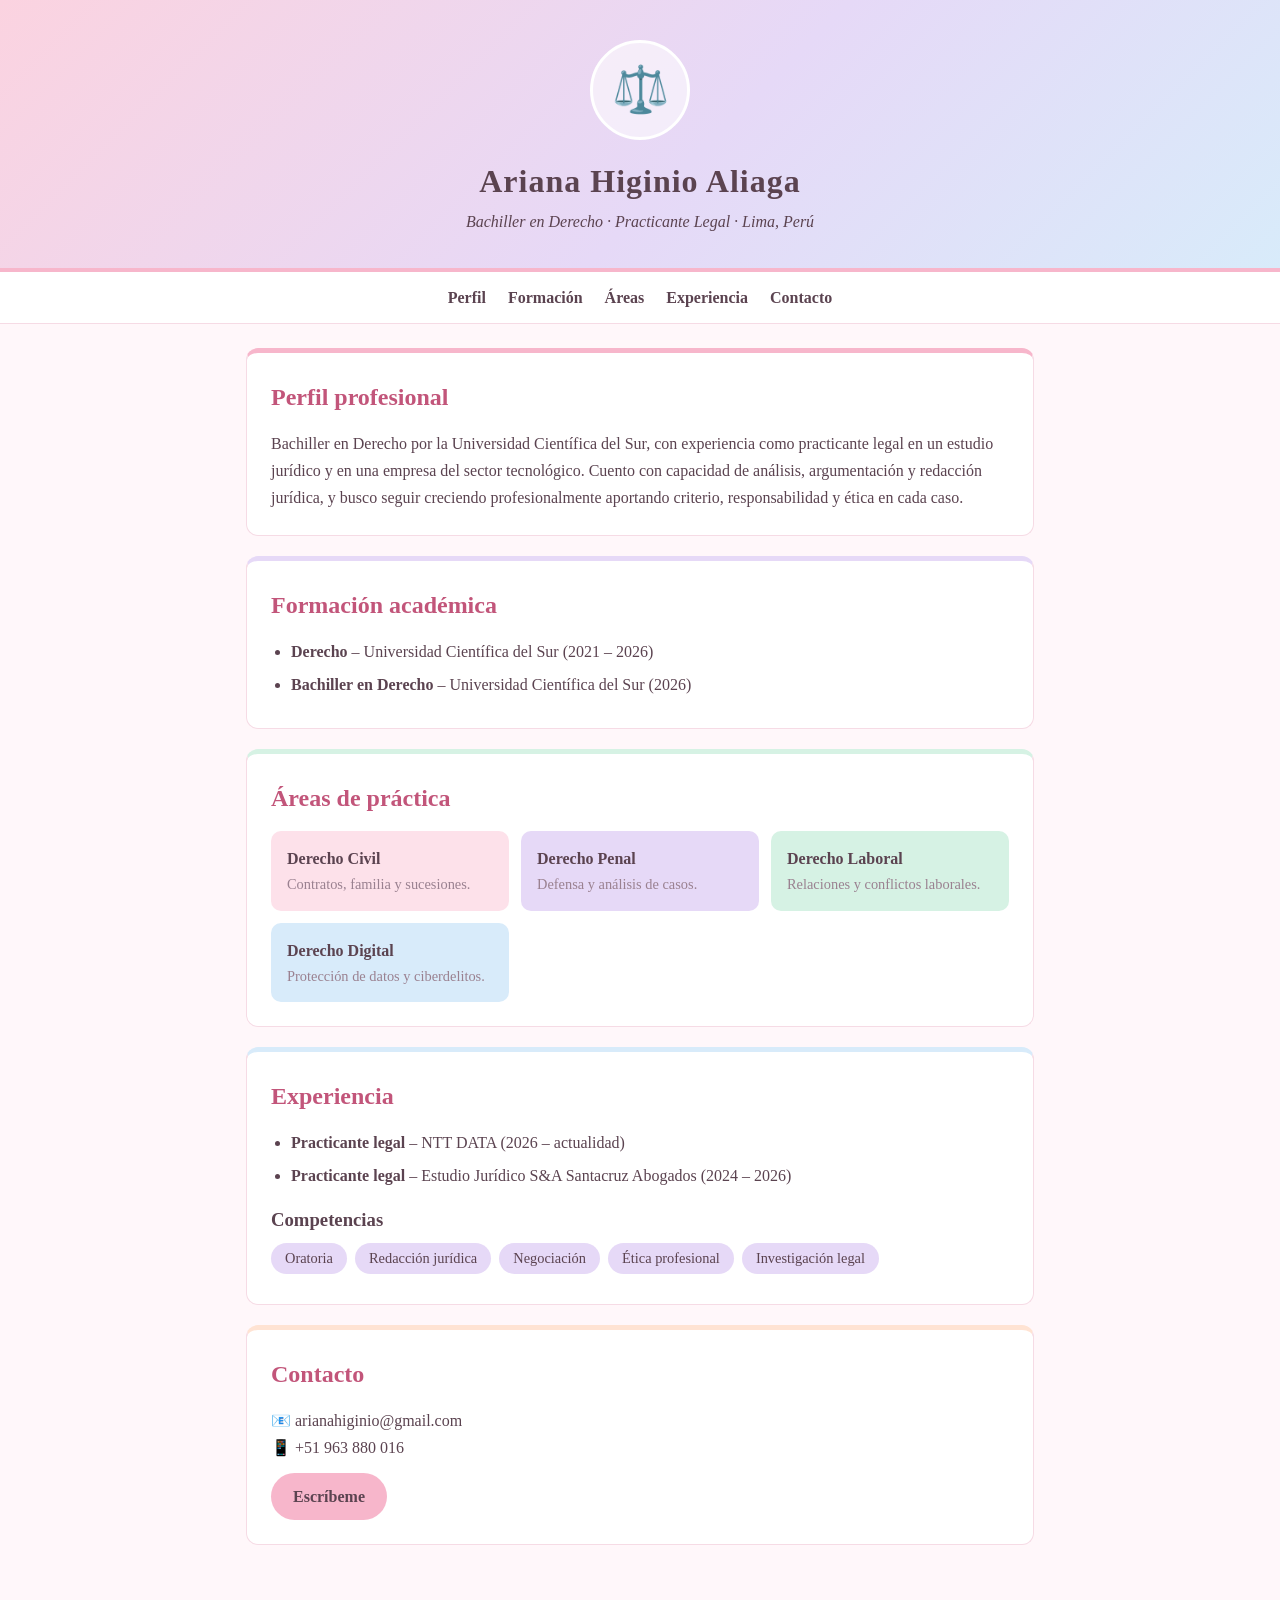
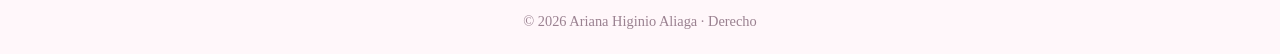
<file: index.html>
<!DOCTYPE html>
<html lang="es">
<head>
  <meta charset="UTF-8">
  <meta name="viewport" content="width=device-width, initial-scale=1">
  <title>Ariana Higinio Aliaga | Perfil Profesional</title>
  <link rel="stylesheet" href="Estilos.css">
</head>
<body>
  <header>
    <div class="sello">⚖️</div>
    <h1>Ariana Higinio Aliaga</h1>
    <p>Bachiller en Derecho · Practicante Legal · Lima, Perú</p>
  </header>
  <nav>
    <a href="#sobre-mi">Perfil</a>
    <a href="#formacion">Formación</a>
    <a href="#areas">Áreas</a>
    <a href="#experiencia">Experiencia</a>
    <a href="#contacto">Contacto</a>
  </nav>
  <main>
    <section id="sobre-mi">
      <h2>Perfil profesional</h2>
      <p>
        Bachiller en Derecho por la Universidad Científica del Sur, con experiencia
        como practicante legal en un estudio jurídico y en una empresa del sector
        tecnológico. Cuento con capacidad de análisis, argumentación y redacción
        jurídica, y busco seguir creciendo profesionalmente aportando criterio,
        responsabilidad y ética en cada caso.
      </p>
    </section>
    <section id="formacion">
      <h2>Formación académica</h2>
      <ul>
        <li><strong>Derecho</strong> – Universidad Científica del Sur (2021 – 2026)</li>
        <li><strong>Bachiller en Derecho</strong> – Universidad Científica del Sur (2026)</li>
      </ul>
    </section>
    <section id="areas">
      <h2>Áreas de práctica</h2>
      <div class="areas">
        <div class="area"><h3>Derecho Civil</h3><p>Contratos, familia y sucesiones.</p></div>
        <div class="area"><h3>Derecho Penal</h3><p>Defensa y análisis de casos.</p></div>
        <div class="area"><h3>Derecho Laboral</h3><p>Relaciones y conflictos laborales.</p></div>
        <div class="area"><h3>Derecho Digital</h3><p>Protección de datos y ciberdelitos.</p></div>
      </div>
    </section>
    <section id="experiencia">
      <h2>Experiencia</h2>
      <ul>
        <li><strong>Practicante legal</strong> – NTT DATA (2026 – actualidad)</li>
        <li><strong>Practicante legal</strong> – Estudio Jurídico S&amp;A Santacruz Abogados (2024 – 2026)</li>
      </ul>
      <h3>Competencias</h3>
      <ul class="etiquetas">
        <li>Oratoria</li>
        <li>Redacción jurídica</li>
        <li>Negociación</li>
        <li>Ética profesional</li>
        <li>Investigación legal</li>
      </ul>
    </section>
    <section id="contacto">
      <h2>Contacto</h2>
      <p>📧 arianahiginio@gmail.com</p>
      <p>📱 <a class="enlace" href="tel:+51963880016">+51 963 880 016</a></p>
      <a class="boton" href="mailto:arianahiginio@gmail.com">Escríbeme</a>
    </section>
  </main>
  <footer>© 2026 Ariana Higinio Aliaga · Derecho</footer>
</body>
</html>
</file>
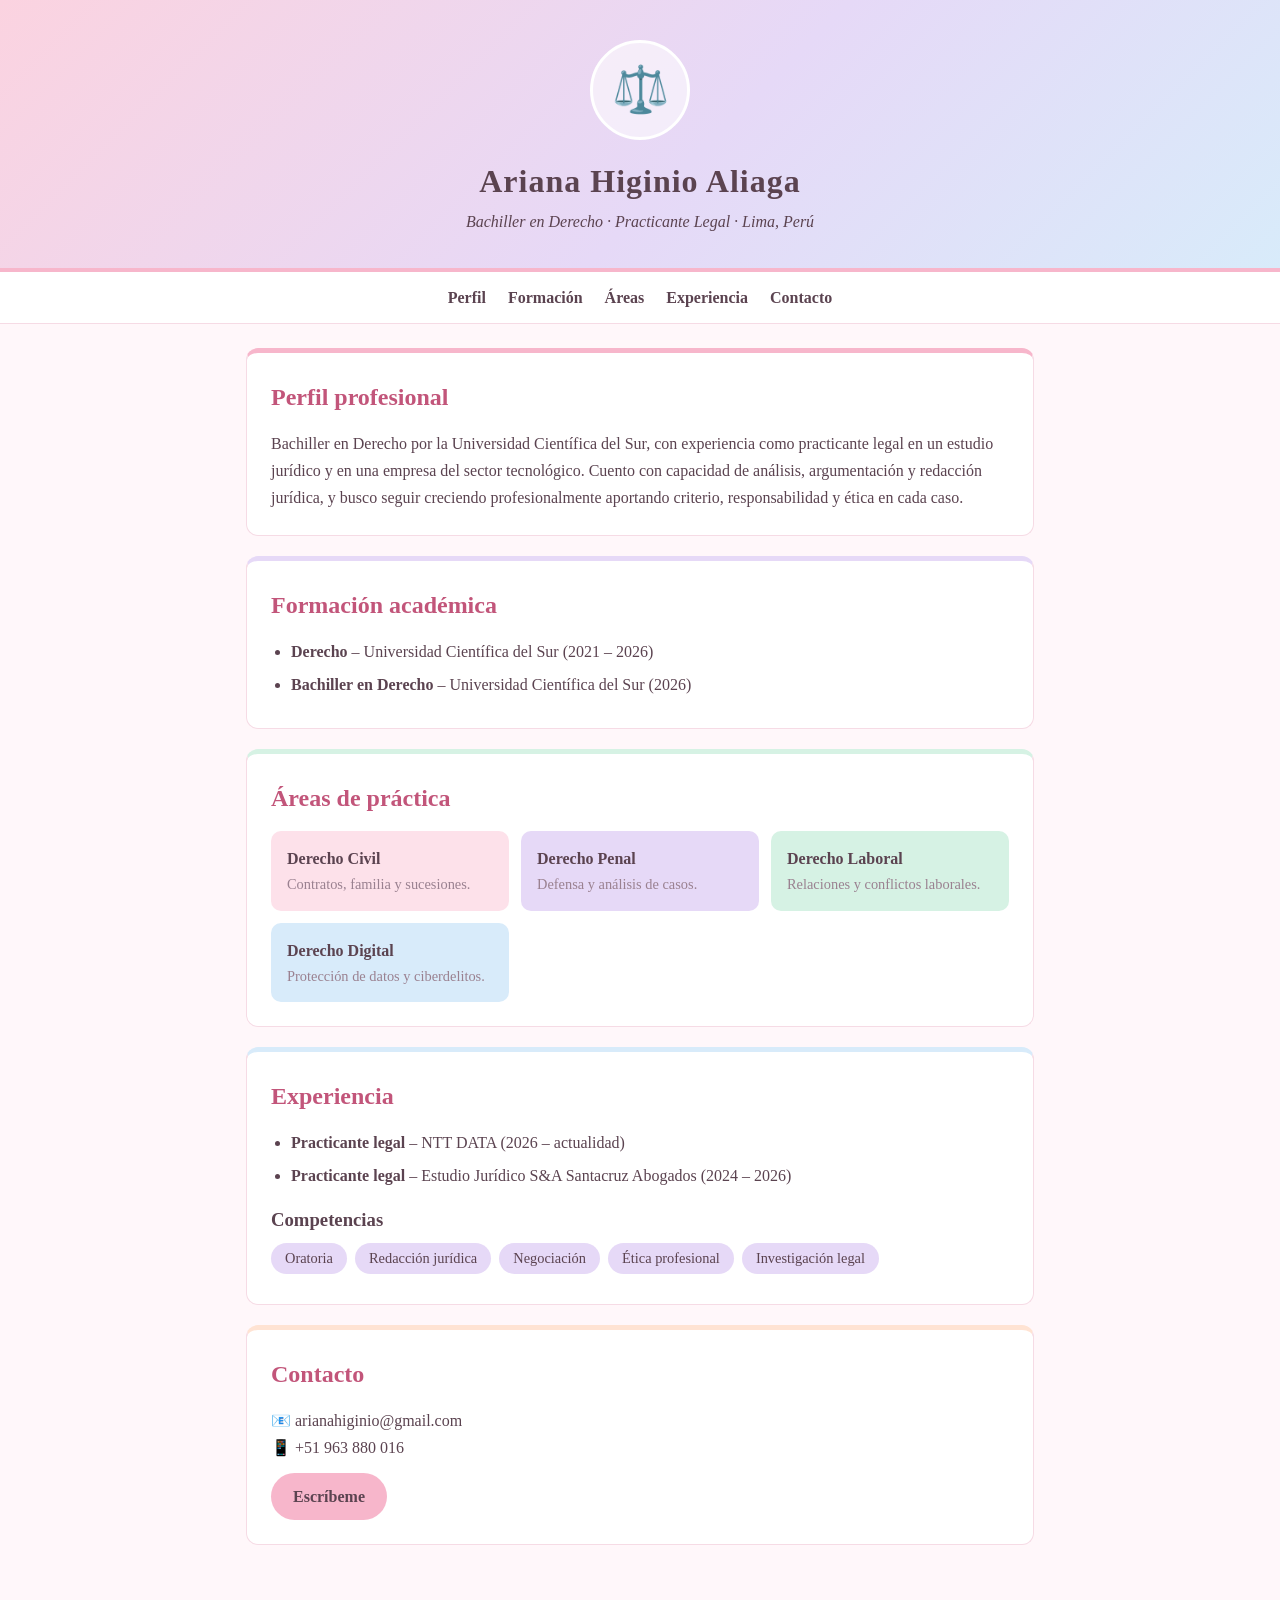
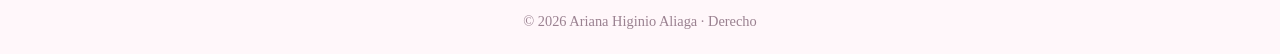
<file: Principal.html>
<!DOCTYPE html>
<html lang="es">
<head>
  <meta charset="UTF-8">
  <meta name="viewport" content="width=device-width, initial-scale=1">
  <title>Ariana Higinio Aliaga | Perfil Profesional</title>
  <link rel="stylesheet" href="Estilos.css">
</head>
<body>
  <header>
    <div class="sello">⚖️</div>
    <h1>Ariana Higinio Aliaga</h1>
    <p>Bachiller en Derecho · Practicante Legal · Lima, Perú</p>
  </header>
  <nav>
    <a href="#sobre-mi">Perfil</a>
    <a href="#formacion">Formación</a>
    <a href="#areas">Áreas</a>
    <a href="#experiencia">Experiencia</a>
    <a href="#contacto">Contacto</a>
  </nav>
  <main>
    <section id="sobre-mi">
      <h2>Perfil profesional</h2>
      <p>
        Bachiller en Derecho por la Universidad Científica del Sur, con experiencia
        como practicante legal en un estudio jurídico y en una empresa del sector
        tecnológico. Cuento con capacidad de análisis, argumentación y redacción
        jurídica, y busco seguir creciendo profesionalmente aportando criterio,
        responsabilidad y ética en cada caso.
      </p>
    </section>
    <section id="formacion">
      <h2>Formación académica</h2>
      <ul>
        <li><strong>Derecho</strong> – Universidad Científica del Sur (2021 – 2026)</li>
        <li><strong>Bachiller en Derecho</strong> – Universidad Científica del Sur (2026)</li>
      </ul>
    </section>
    <section id="areas">
      <h2>Áreas de práctica</h2>
      <div class="areas">
        <div class="area"><h3>Derecho Civil</h3><p>Contratos, familia y sucesiones.</p></div>
        <div class="area"><h3>Derecho Penal</h3><p>Defensa y análisis de casos.</p></div>
        <div class="area"><h3>Derecho Laboral</h3><p>Relaciones y conflictos laborales.</p></div>
        <div class="area"><h3>Derecho Digital</h3><p>Protección de datos y ciberdelitos.</p></div>
      </div>
    </section>
    <section id="experiencia">
      <h2>Experiencia</h2>
      <ul>
        <li><strong>Practicante legal</strong> – NTT DATA (2026 – actualidad)</li>
        <li><strong>Practicante legal</strong> – Estudio Jurídico S&amp;A Santacruz Abogados (2024 – 2026)</li>
      </ul>
      <h3>Competencias</h3>
      <ul class="etiquetas">
        <li>Oratoria</li>
        <li>Redacción jurídica</li>
        <li>Negociación</li>
        <li>Ética profesional</li>
        <li>Investigación legal</li>
      </ul>
    </section>
    <section id="contacto">
      <h2>Contacto</h2>
      <p>📧 arianahiginio@gmail.com</p>
      <p>📱 <a class="enlace" href="tel:+51963880016">+51 963 880 016</a></p>
      <a class="boton" href="mailto:arianahiginio@gmail.com">Escríbeme</a>
    </section>
  </main>
  <footer>© 2026 Ariana Higinio Aliaga · Derecho</footer>
</body>
</html>
</file>
<file: Estilos.css>
:root {
  --fondo: #fff7fa;
  --tarjeta: #ffffff;
  --texto: #5b4350;
  --suave: #9a8190;
  --rosa: #f7b6cb;
  --rosa-claro: #fde1ea;
  --acento-texto: #c2557a;
  --lila: #e6d9f7;
  --menta: #d6f2e4;
  --celeste: #d8ebfa;
  --durazno: #ffe3d3;
  --borde: #f6dbe5;
  --cabecera: linear-gradient(135deg, #fbd3e0, #e6d9f7 55%, #d8ebfa);
  --texto-cabecera: #5b4350;
  --texto-boton: #5b4350;
}

@media (prefers-color-scheme: dark) {
  :root {
    --fondo: #2b2030;
    --tarjeta: #3a2c40;
    --texto: #fbe8ef;
    --suave: #cdb3c2;
    --rosa: #f4a9c0;
    --rosa-claro: #5a3a4c;
    --acento-texto: #f9bfd3;
    --lila: #4a3a5e;
    --menta: #35514b;
    --celeste: #34495f;
    --durazno: #5a4040;
    --borde: #5a4562;
    --cabecera: linear-gradient(135deg, #5a3a55, #44365e 55%, #2f4560);
    --texto-cabecera: #fbe8ef;
    --texto-boton: #2b2030;
  }
}

* { box-sizing: border-box; margin: 0; padding: 0; }

body {
  font-family: Georgia, "Times New Roman", serif;
  background: var(--fondo);
  color: var(--texto);
  line-height: 1.7;
}

header {
  background: var(--cabecera);
  color: var(--texto-cabecera);
  text-align: center;
  padding: 40px 16px 32px;
  border-bottom: 4px solid var(--rosa);
}

.sello {
  width: 100px;
  height: 100px;
  border-radius: 50%;
  border: 3px solid #ffffff;
  background: rgba(255, 255, 255, 0.55);
  font-size: 46px;
  display: flex;
  align-items: center;
  justify-content: center;
  margin: 0 auto 14px;
}

header h1 { font-size: 2rem; letter-spacing: 1px; }
header p { font-style: italic; }

nav {
  background: var(--tarjeta);
  border-bottom: 1px solid var(--borde);
  padding: 12px;
  display: flex;
  gap: 22px;
  justify-content: center;
  flex-wrap: wrap;
  position: sticky;
  top: 0;
}

nav a { color: var(--texto); text-decoration: none; font-weight: bold; }
nav a:hover { color: var(--acento-texto); }

main { max-width: 820px; margin: 0 auto; padding: 24px 16px; }

section {
  background: var(--tarjeta);
  border: 1px solid var(--borde);
  border-top: 5px solid var(--rosa);
  border-radius: 12px;
  padding: 24px;
  margin-bottom: 20px;
}

section:nth-of-type(2) { border-top-color: var(--lila); }
section:nth-of-type(3) { border-top-color: var(--menta); }
section:nth-of-type(4) { border-top-color: var(--celeste); }
section:nth-of-type(5) { border-top-color: var(--durazno); }

h2 { color: var(--acento-texto); margin-bottom: 12px; }
h3 { margin: 14px 0 8px; }

.areas {
  display: grid;
  grid-template-columns: repeat(auto-fit, minmax(200px, 1fr));
  gap: 12px;
}

.area { padding: 14px 16px; border-radius: 10px; }
.area:nth-child(1) { background: var(--rosa-claro); }
.area:nth-child(2) { background: var(--lila); }
.area:nth-child(3) { background: var(--menta); }
.area:nth-child(4) { background: var(--celeste); }

.area h3 { font-size: 1rem; margin: 0; }
.area p { font-size: 0.9rem; color: var(--suave); }

ul { padding-left: 20px; }
li { margin-bottom: 6px; }

.etiquetas {
  display: flex;
  flex-wrap: wrap;
  gap: 8px;
  list-style: none;
  padding: 0;
}

.etiquetas li {
  background: var(--lila);
  border-radius: 999px;
  padding: 3px 14px;
  font-size: 0.9rem;
}

.enlace { color: var(--texto); text-decoration: none; }

.boton {
  display: inline-block;
  margin-top: 12px;
  background: var(--rosa);
  color: var(--texto-boton);
  text-decoration: none;
  font-weight: bold;
  padding: 10px 22px;
  border-radius: 999px;
}

.boton:hover { opacity: 0.85; }

footer { text-align: center; color: var(--suave); padding: 20px; font-size: 0.9rem; }
</file>
